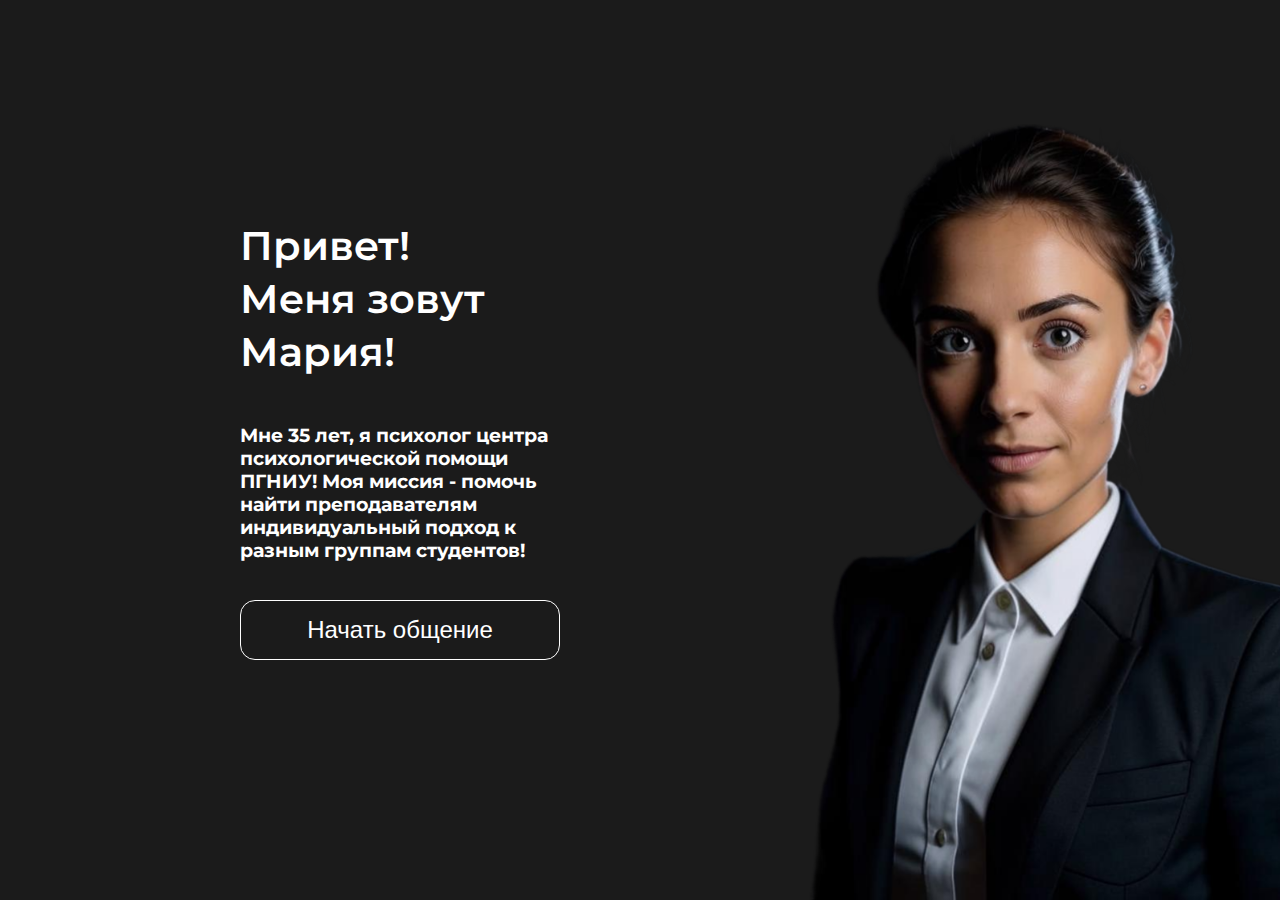
<file: html/index.html>
<!DOCTYPE html>
<html lang="en">
<head>
    <meta charset="UTF-8">
    <meta name="viewport" content="width=device-width, initial-scale=1.0">
    <link href="css/style.css" rel="stylesheet" />
    <link rel="preconnect" href="https://fonts.googleapis.com">
    <link rel="preconnect" href="https://fonts.gstatic.com" crossorigin>
    <link href="https://fonts.googleapis.com/css2?family=Montserrat:ital,wght@0,100..900;1,100..900&display=swap" rel="stylesheet">
    <title>ChatBOT</title>
</head>
<body>
    <div class="main">
        <h1>Привет!<br>Меня зовут Мария!</h1>
        <h3>Мне 35 лет, я психолог центра психологической помощи ПГНИУ! Моя миссия - помочь найти преподавателям индивидуальный подход к разным группам студентов!</h3>
        <br>
        <button onclick="window.location.href='/dialog.html';">Начать общение</button>
    </div>
    <img src="psiholog.png" class="main"/>
</body>
</html>
</file>
<file: html/css/style.css>
body {
    width: 100%;
    background-color: #1b1b1b;
    padding: 0;
    height: 100vh;
    margin: 0;
    display: flex;
    font-family: Montserrat;
    color: #FFF;
}

body img.main {
    width: 824px;
    height: 824px;
    display: flex;
    margin-top: auto;
    margin-right: auto;
    margin-left: 3rem;
}

div.main {
    display: flex;
    margin-left: 15rem;
    margin-right: auto;
    margin-top: 15%;
    margin-bottom: auto;
    flex-direction: column;
    width: 600px;
}

div.main button {
    width: 320px;
    height: 60px;
    font-size: 24px;
    color: #FFF;
    border-radius: 15px;
    border: 1px #FFFFFF solid;
    background: none;
    cursor: pointer;
    transition: 0.3s;
}

div.main button:hover {
    width: 320px;
    height: 60px;
    font-size: 24px;
    color: #4b9744;
    border-radius: 15px;
    border: 1px #4b9744 solid;
    background: none;
    cursor: pointer;
    transition: 0.3s;
}

h1 {
    line-height: 1.333;
    font-weight: 600;
    font-size: 2.5rem;
}



/* dialog */

div.form {
    width: 800px;
    height: 720px;
    display: flex;
    flex-direction: column;
    margin: auto;
    border-radius: 20px;
    border: 1px #4d4d4d solid;
}
div.form-header {
    display: flex;
    flex-direction: column;
    height: 100px;
    width: 800px;
    justify-content: center;
    align-items: center;
    border-top-left-radius: 20px;
    border-top-right-radius: 20px;
    background-color: #4d4d4d;
    color: #FFF;
}

div.form-header span.name {
    margin-left: auto;
    margin-right: auto;
    font-size: 26px;
    margin-top: -5px;
    margin-bottom: -5px;
}

div.form-header span.status {
    margin-left: auto;
    margin-right: auto;
    width: 100%;
    font-size: 15px;
    display: flex;
    flex-direction: row;
    justify-content: center;
    align-items: center;
    vertical-align: middle;
    margin-top: -5px;
    margin-bottom: -5px;
}

div.form-header span.status img {
    height: 10px;
    width: 10px;
    margin-top: auto;
    margin-bottom: auto;
    margin-right: 0.35rem;
}

div.form-body {
    height: 520px;
    display: flex;
    flex-direction: column;
    width: 800px;
    background-color: #7e7e7e;
    color: #FFF;
}

div.form-body div.message {
    display: inline-block;
    margin-left: 1rem;
    padding: 0.75rem;
    margin-right: auto;
    margin-top: 1rem;
    margin-bottom: 1rem;
    max-width: 600px;
    max-height: 100px;
    border-radius: 20px;
    color: #FFF;
    background-color: #4d4d4d;
}

div.form-body div.message-user {
    display: inline-block;
    margin-right: 1rem;
    padding: 0.75rem;
    margin-left: auto;
    margin-top: 1rem;
    margin-bottom: 1rem;
    max-width: 600px;
    max-height: 100px;
    border-radius: 20px;
    color: #FFF;
    background-color: #4d4d4d;
}

div.form-footer {
    height: 100px;
    width: 800px;
    display: flex;
    flex-direction: row;
    align-items: center;
    justify-content: center;
    vertical-align: middle;
    border-bottom-left-radius: 20px;
    border-bottom-right-radius: 20px;
    background-color: #4d4d4d;
    color: #FFF;
}

div.form-footer input.message {
    height: 40px;
    width: 650px;
    font-size: 18px;
    border-radius: 20px;
    padding-left: 10px;
    padding-right: 10px;
    border: 1px #a8a8a8 solid;
    transition: 0.3s;
}

div.form-footer input.message:active {
    height: 40px;
    width: 650px;
    font-size: 18px;
    border-radius: 20px;
    padding-left: 10px;
    padding-right: 10px;
    border: 1px #4b9744 solid;
    transition: 0.3s;
}

div.form-footer button {
    height: 40px;
    width: 40px;
    border: 0;
    background: none;
    cursor: pointer;
}

div.form-footer button img {
    height: 27px;
    width: 30px;
    -webkit-filter: invert(100%);
    filter: invert(100%);
}
</file>
